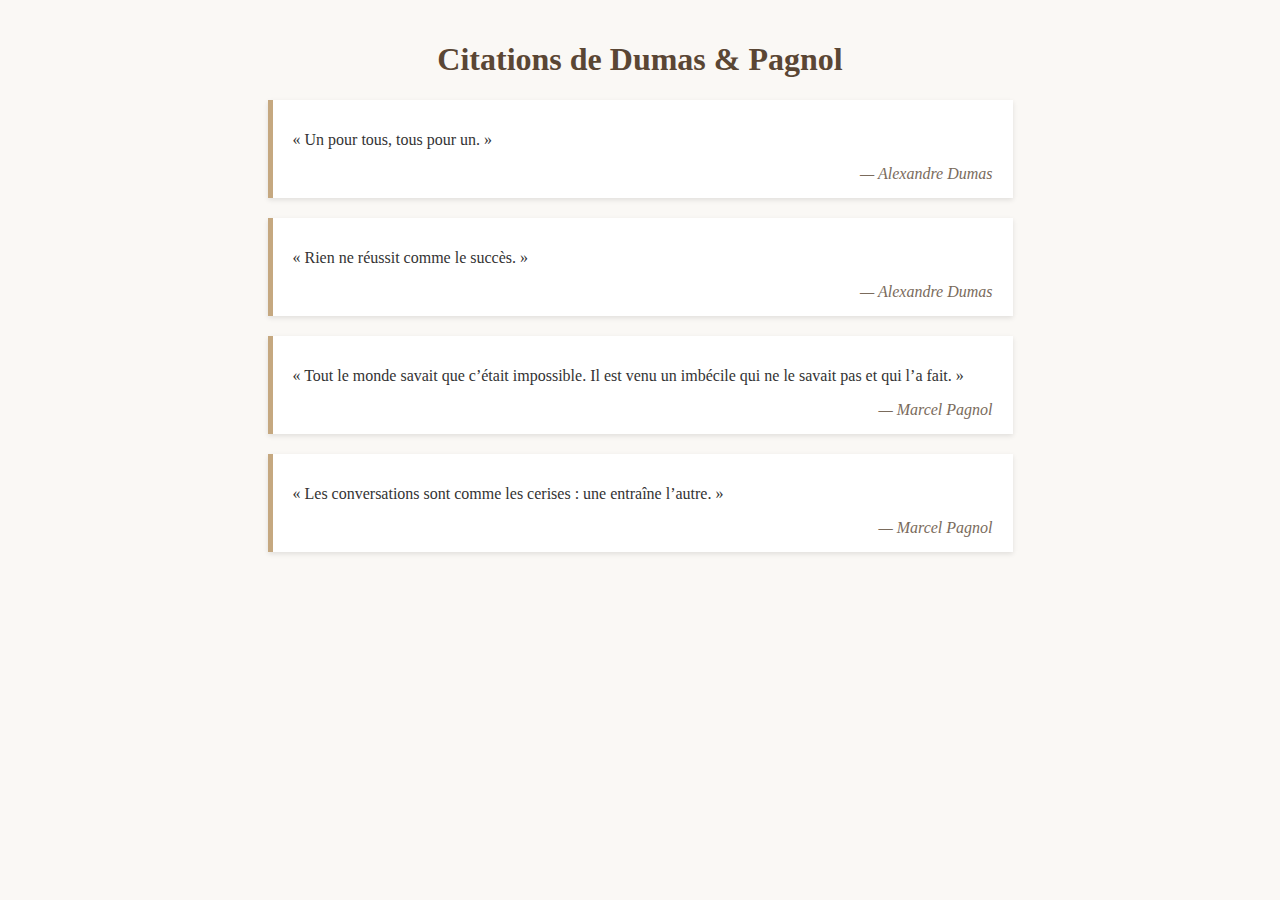
<file: index.html>
<!DOCTYPE html>
<html lang="fr">
<head>
    <meta charset="UTF-8">
    <meta name="viewport" content="width=device-width, initial-scale=1.0">
    <title>Citations – Dumas & Pagnol</title>
    <style>
        body {
            font-family: "Georgia", serif;
            background-color: #faf8f5;
            margin: 0;
            padding: 20px;
            color: #333;
        }
        h1 {
            text-align: center;
            color: #5a4634;
        }
        .citation {
            background-color: #fff;
            border-left: 5px solid #c5a880;
            padding: 15px 20px;
            margin: 20px auto;
            max-width: 700px;
            box-shadow: 0 2px 5px rgba(0,0,0,0.1);
        }
        .auteur {
            text-align: right;
            font-style: italic;
            color: #7a6b5c;
            margin-top: 10px;
        }
    </style>
</head>
<body>

    <h1>Citations de Dumas & Pagnol</h1>

    <div class="citation">
        <p>« Un pour tous, tous pour un. »</p>
        <div class="auteur">— Alexandre Dumas</div>
    </div>

    <div class="citation">
        <p>« Rien ne réussit comme le succès. »</p>
        <div class="auteur">— Alexandre Dumas</div>
    </div>

    <div class="citation">
        <p>« Tout le monde savait que c’était impossible. Il est venu un imbécile qui ne le savait pas et qui l’a fait. »</p>
        <div class="auteur">— Marcel Pagnol</div>
    </div>

    <div class="citation">
        <p>« Les conversations sont comme les cerises : une entraîne l’autre. »</p>
        <div class="auteur">— Marcel Pagnol</div>
    </div>

</body>
</html>
</file>
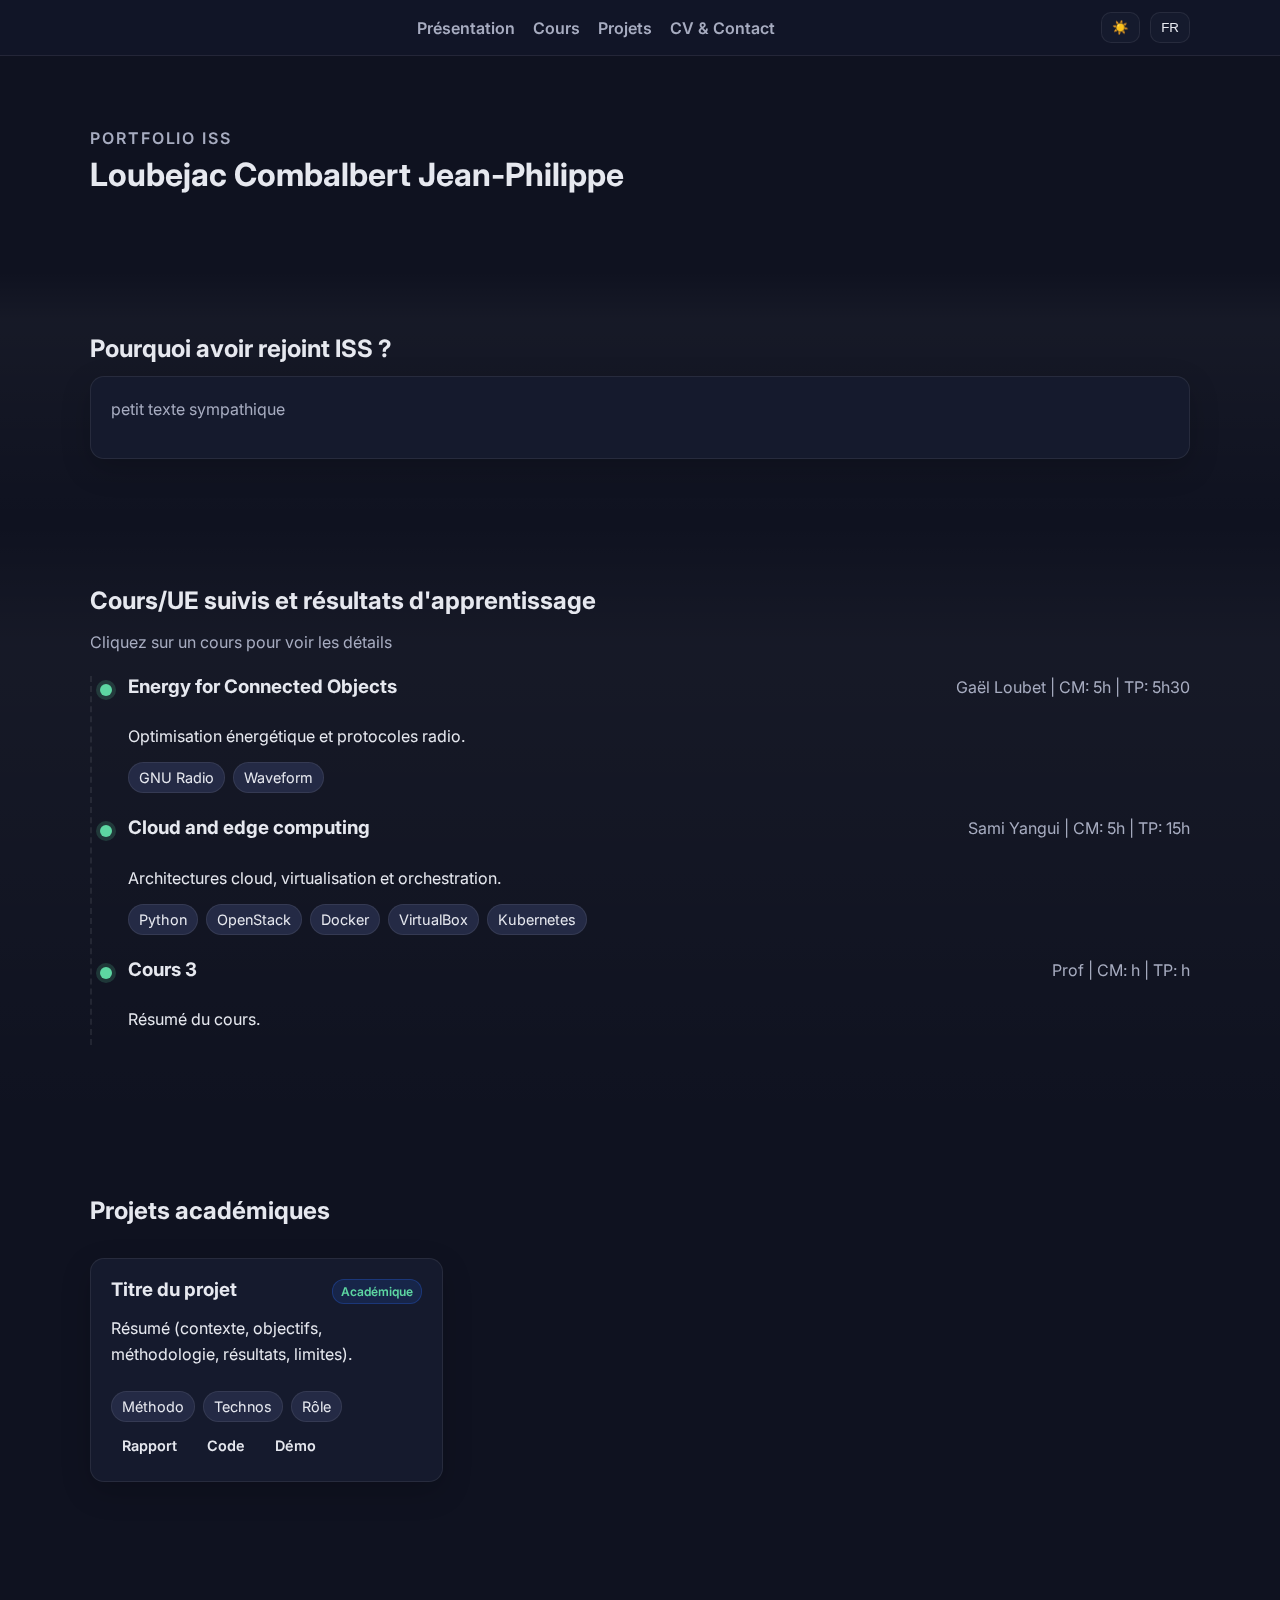
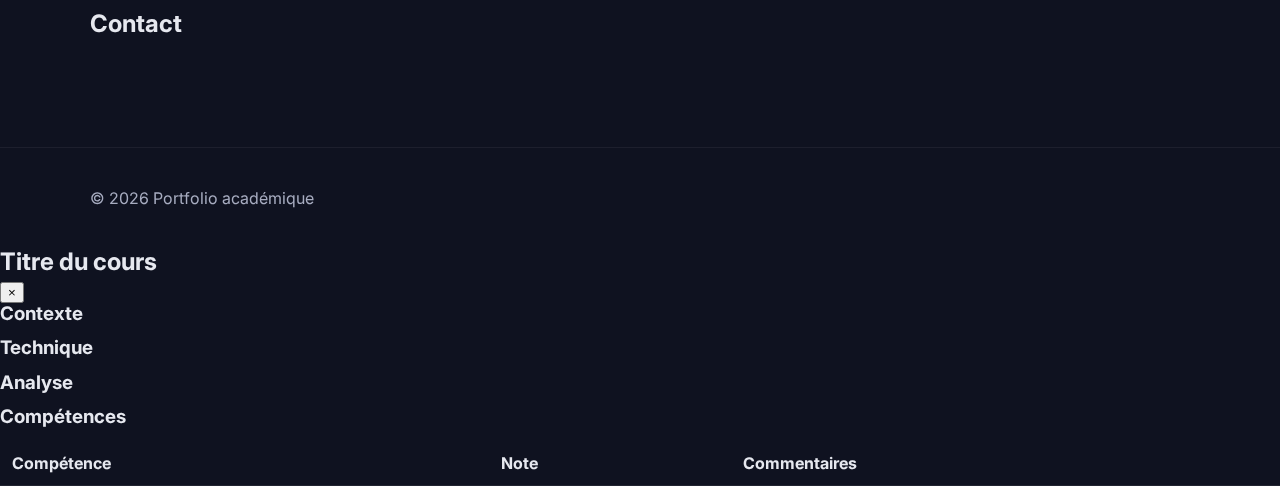
<file: iss/academique.html>
<!DOCTYPE html>
<html lang="fr">
  <head>
    <meta charset="UTF-8" />
    <meta name="viewport" content="width=device-width, initial-scale=1" />
    <meta name="description" content="Portfolio académique – Objectifs, compétences, cours, projets, preuves, réflexions et plan d'action." />
    <title>Portfolio académique</title>
    <link rel="stylesheet" href="../styles.css" />
    <link rel="preconnect" href="https://fonts.gstatic.com" crossorigin>
    <link href="https://fonts.googleapis.com/css2?family=Inter:wght@300;400;600;700&display=swap" rel="stylesheet">
  </head>
  <body>
    <header class="site-header">
      <nav class="nav container" aria-label="Navigation principale">
        <a href="#intro" class="brand" aria-label="Aller au début"></a>
        <ul class="nav-links">
          <li><a href="#intro" data-i18n="nav.presentation">Présentation</a></li>
          <li><a href="#cours" data-i18n="nav.cours">Cours</a></li>
          <li><a href="#projets" data-i18n="nav.projets">Projets</a></li>
          <li><a href="#cv-contact" data-i18n="nav.cvcontact">CV & Contact</a></li>
        </ul>
        <div class="nav-actions">
          <button id="themeToggle" class="icon-btn" aria-label="Basculer le thème" aria-pressed="false" title="Thème clair/sombre">
            <span class="icon">🌓</span>
          </button>
          <button id="langToggle" class="icon-btn" aria-label="Basculer la langue" title="FR/EN">FR</button>
          <button class="icon-btn nav-toggle" aria-label="Ouvrir/fermer le menu">☰</button>
        </div>
      </nav>
    </header>

    <main>
      <section id="intro" class="section hero">
        <div class="container">
          <p class="eyebrow" data-i18n="hero.eyebrow">Portfolio ISS</p>
          <h1>Loubejac Combalbert Jean-Philippe</h1>
        </div>
      </section>

      <section id="objectifs" class="section alt">
        <div class="container">
          <h2 data-i18n="objectifs.title">Pourquoi avoir rejoint ISS ?</h2>
          <div class="card">
            <p class="muted" data-i18n="objectifs.text">petit texte sympathique</p>
          </div>
        </div>
      </section>

      <section id="cours" class="section alt">
        <div class="container">
          <h2 data-i18n="cours.title">Cours/UE suivis et résultats d'apprentissage</h2>
          <p class="muted" data-i18n="cours.hint">Cliquez sur un cours pour voir les détails</p>
          <ol class="timeline" id="courses-timeline" aria-label="Parcours académique détaillé">
            <!-- Les cours seront générés ici par JavaScript -->
          </ol>
        </div>
      </section>

      <section id="projets" class="section">
        <div class="container">
          <div class="section-header">
            <h2 data-i18n="projets.title">Projets académiques</h2>
          </div>
          <div class="grid projects-grid">
            <article class="card project" data-type="academic" data-tags="web,data">
              <div class="project-header">
                <h3 data-i18n="project.card.title">Titre du projet</h3>
                <span class="project-type project-type-academic" data-i18n="project.type.academic">Académique</span>
              </div>
              <p data-i18n="project.summary">Résumé (contexte, objectifs, méthodologie, résultats, limites).</p>
              <ul class="tags"><li data-i18n="project.tags.methodo">Méthodo</li><li data-i18n="project.tags.technos">Technos</li><li data-i18n="project.tags.role">Rôle</li></ul>
              <div class="links">
                <a class="btn sm" href="#" target="_blank" rel="noopener" data-i18n="links.report">Rapport</a>
                <a class="btn sm" href="#" target="_blank" rel="noopener" data-i18n="links.code">Code</a>
                <a class="btn sm" href="#" target="_blank" rel="noopener" data-i18n="links.demo">Démo</a>
              </div>
            </article>
            <!-- Dupliquez la carte pour d'autres projets -->
          </div>
        </div>
      </section>

      <!-- <section id="preuves" class="section alt">
        <div class="container">
          <h2>Preuves et attestations</h2>
          <div class="card">
            <p class="muted">Liez ici des artefacts: attestations, certificats, rapports, captures d'écran, liens vers dépôts, etc. Anonymisez les données sensibles et citez les sources si nécessaire.</p>
            <ul>
              <li><a href="#">Certification / Attestation (PDF)</a></li>
              <li><a href="#">Rapport de projet</a></li>
              <li><a href="#">Dépôt Git</a></li>
            </ul>
          </div>
        </div>
      </section> -->

      <!-- <section id="reflexion" class="section">
        <div class="container">
          <h2>Réflexion critique</h2>
          <div class="card">
            <p>Analysez vos réussites, difficultés, feedbacks reçus et axes d'amélioration. Reliez aux objectifs initiaux.</p>
          </div>
        </div>
      </section> -->

      <!-- <section id="plan" class="section alt">
        <div class="container">
          <h2>Plan d'action / Progression</h2>
          <div class="card">
            <ul>
              <li>Étape 1 – Action – Échéance – Indicateur de réussite</li>
              <li>Étape 2 – Action – Échéance – Indicateur de réussite</li>
            </ul>
          </div>
        </div>
      </section> -->
        <section id="contact" class="section">
          <div class="container">
            <h2 data-i18n="contact.title">Contact</h2>
              <ul class="contact-list"></ul>
          </div>
      </section>
    </main>

    <footer class="site-footer">
      <div class="container">
        <p>© <span id="year"></span> <span data-i18n="footer.text">Portfolio académique</span></p>
      </div>
    </footer>

    <!-- Modale pour les détails des cours -->
    <div id="courseModal" class="modal" aria-hidden="true">
      <div class="modal-content">
          <div class="modal-header">
          <div class="modal-header-text">
            <h2 id="modalCourseTitle" style="margin-bottom: 4px;">Titre du cours</h2>
            <p id="modalCourseMeta" class="muted" style="margin: 0; font-size: 0.95rem;"></p>
          </div>
          <button class="modal-close" aria-label="Fermer" data-i18n-attr="aria-label:modal.close">&times;</button>
        </div>
        <div class="modal-body">
          <div class="modal-body-layout">
            <aside class="modal-sidebar">
              <div class="modal-sidebar-sticky" id="modalSidebarContent">
                <!-- Generated by JS -->
              </div>
            </aside>
            <div class="modal-content-scroll">
              <div id="tab-context" class="detail-section active">
                <h3 data-i18n="modal.tabs.context">Contexte</h3>
                <div id="modalContext"></div>
              </div>
              <div id="tab-technique" class="detail-section">
                <h3 data-i18n="modal.tabs.technique">Technique</h3>
                <div id="modalTechnique"></div>
              </div>
              <div id="tab-analyse" class="detail-section">
                <h3 data-i18n="modal.tabs.analyse">Analyse</h3>
                <div id="modalAnalyse"></div>
              </div>
              <div id="tab-competences" class="detail-section">
                <h3 data-i18n="modal.tabs.competences">Compétences</h3>
                <div class="table-responsive">
                  <table class="skills-table" style="width: 100%; border-collapse: collapse;">
                    <thead>
                      <tr style="border-bottom: 1px solid var(--border); text-align: left;">
                        <th style="padding: 12px;" data-i18n="skills.header.skill">Compétence</th>
                        <th style="padding: 12px;" data-i18n="skills.header.note">Note</th>
                        <th style="padding: 12px;" data-i18n="skills.header.comment">Commentaires</th>
                      </tr>
                    </thead>
                    <tbody id="modalSkillsBody">
                      <!-- Les compétences seront générées ici par JavaScript -->
                    </tbody>
                  </table>
                </div>
              </div>
            </div>
          </div>
        </div>
      </div>
    </div>

    <script src="data.js"></script>
    <script src="../script.js"></script>
    <script>
      document.addEventListener('DOMContentLoaded', () => {
        const data = window.__ACADEMIC_DATA__;
        const timeline = document.getElementById('courses-timeline');
        const modal = document.getElementById('courseModal');
        const closeBtn = document.querySelector('.modal-close');
        const langBtn = document.getElementById('langToggle');

        // Elements de la modale
        const mTitle = document.getElementById('modalCourseTitle');
        const mMeta = document.getElementById('modalCourseMeta');
        const mContext = document.getElementById('modalContext');
        const mTechnique = document.getElementById('modalTechnique');
        const mAnalyse = document.getElementById('modalAnalyse');
        const mSkillsBody = document.getElementById('modalSkillsBody');
        const mSidebarContent = document.getElementById('modalSidebarContent');

        // i18n dictionnaire
        let lang = localStorage.getItem('lang') || 'fr';
        document.documentElement.lang = lang;
        const i18n = {
          fr: {
            'nav.presentation': 'Présentation',
            'nav.cours': 'Cours',
            'nav.projets': 'Projets',
            'nav.cvcontact': 'CV & Contact',
            'hero.eyebrow': 'Portfolio ISS',
            'objectifs.title': 'Pourquoi avoir rejoint ISS ?',
            'objectifs.text': 'petit texte sympathique',
            'cours.title': "Cours/UE suivis et résultats d'apprentissage",
            'cours.hint': 'Cliquez sur un cours pour voir les détails',
            'projets.title': 'Projets académiques',
            'project.card.title': 'Titre du projet',
            'project.type.academic': 'Académique',
            'project.summary': 'Résumé (contexte, objectifs, méthodologie, résultats, limites).',
            'project.tags.methodo': 'Méthodo',
            'project.tags.technos': 'Technos',
            'project.tags.role': 'Rôle',
            'links.report': 'Rapport',
            'links.code': 'Code',
            'links.demo': 'Démo',
            'contact.title': 'Contact',
            'footer.text': 'Portfolio académique',
            'modal.close': 'Fermer',
            'modal.tabs.context': 'Contexte',
            'modal.tabs.technique': 'Technique',
            'modal.tabs.analyse': 'Analyse',
            'modal.tabs.competences': 'Compétences',
            'skills.header.skill': 'Compétence',
            'skills.header.note': 'Note',
            'skills.header.comment': 'Commentaires',
            'skills.none': 'Aucune compétence renseignée.',
            'default.context_empty': 'Contexte non renseigné.',
            'default.technique_empty': 'Détails techniques non renseignés.',
            'default.analyse_empty': 'Analyse non renseignée.'
          },
          en: {
            'nav.presentation': 'Overview',
            'nav.cours': 'Courses',
            'nav.projets': 'Projects',
            'nav.cvcontact': 'CV & Contact',
            'hero.eyebrow': 'ISS Portfolio',
            'objectifs.title': 'Why did I join ISS?',
            'objectifs.text': 'short friendly text',
            'cours.title': 'Courses and learning outcomes',
            'cours.hint': 'Click a course to see details',
            'projets.title': 'Academic projects',
            'project.card.title': 'Project title',
            'project.type.academic': 'Academic',
            'project.summary': 'Summary (context, goals, method, results, limits).',
            'project.tags.methodo': 'Method',
            'project.tags.technos': 'Tech',
            'project.tags.role': 'Role',
            'links.report': 'Report',
            'links.code': 'Code',
            'links.demo': 'Demo',
            'contact.title': 'Contact',
            'footer.text': 'Academic portfolio',
            'modal.close': 'Close',
            'modal.tabs.context': 'Context',
            'modal.tabs.technique': 'Technical',
            'modal.tabs.analyse': 'Analysis',
            'modal.tabs.competences': 'Skills',
            'skills.header.skill': 'Skill',
            'skills.header.note': 'Grade',
            'skills.header.comment': 'Comments',
            'skills.none': 'No skills provided.',
            'default.context_empty': 'Context not provided.',
            'default.technique_empty': 'Technical details not provided.',
            'default.analyse_empty': 'Analysis not provided.'
          }
        };

        const t = (key) => i18n[lang][key] || i18n['fr'][key] || key;
        const trField = (val) => {
          if (val && typeof val === 'object' && !Array.isArray(val)) {
            return val[lang] || val['fr'] || Object.values(val)[0];
          }
          return val;
        };

        function applyStaticTranslations() {
          document.querySelectorAll('[data-i18n]').forEach(el => {
            const key = el.getAttribute('data-i18n');
            el.textContent = t(key);
          });
          document.querySelectorAll('[data-i18n-attr]').forEach(el => {
            const spec = el.getAttribute('data-i18n-attr'); // e.g., "aria-label:modal.close"
            const [attr, key] = spec.split(':');
            el.setAttribute(attr, t(key));
          });
          // Update timeline aria-label
          if (timeline) timeline.setAttribute('aria-label', lang === 'fr' ? 'Parcours académique détaillé' : 'Academic journey details');
          // Update button label
          if (langBtn) langBtn.textContent = lang.toUpperCase();
          document.documentElement.lang = lang;
        }

        function renderTimeline() {
          if (!data || !data.courses || !timeline) return;
          timeline.innerHTML = '';
          data.courses.forEach(course => {
            const li = document.createElement('li');
            li.className = 'timeline-item course-item';
            li.dataset.courseId = course.id;

            const tagsHtml = (course.tags || []).map(tag => `<li>${trField(tag)}</li>`).join('');

            li.innerHTML = `
              <div class="tl-header">
                <h3>${trField(course.title)}</h3>
                <span class="muted">${trField(course.meta)}</span>
              </div>
              <p>${trField(course.description)}</p>
              <ul class="tags">${tagsHtml}</ul>
            `;

            li.addEventListener('click', () => openModal(course));
            timeline.appendChild(li);
          });
        }

        function renderSidebar(activeCourseId) {
          mSidebarContent.innerHTML = '';
          if (data && data.courses) {
            data.courses.forEach(course => {
              const courseItem = document.createElement('div');
              courseItem.className = 'nav-course-item';

              const courseBtn = document.createElement('button');
              courseBtn.className = 'nav-course-btn';
              if (course.id === activeCourseId) courseBtn.classList.add('active');
              courseBtn.textContent = trField(course.title);
              courseBtn.onclick = () => openModal(course);

              courseItem.appendChild(courseBtn);

              if (course.id === activeCourseId) {
                const sectionsContainer = document.createElement('div');
                sectionsContainer.className = 'nav-course-sections';

                const sections = [
                  { id: 'context', label: t('modal.tabs.context') },
                  { id: 'technique', label: t('modal.tabs.technique') },
                  { id: 'analyse', label: t('modal.tabs.analyse') },
                  { id: 'competences', label: t('modal.tabs.competences') }
                ];

                sections.forEach(sec => {
                  const secBtn = document.createElement('button');
                  secBtn.className = 'nav-section-btn';
                  secBtn.textContent = sec.label;
                  secBtn.onclick = (e) => {
                    e.stopPropagation();
                    scrollToSection(sec.id);
                  };
                  sectionsContainer.appendChild(secBtn);
                });

                courseItem.appendChild(sectionsContainer);
              }

              mSidebarContent.appendChild(courseItem);
            });
          }
        }

        // Gestion de la navigation (Scroll)
        function scrollToSection(targetId) {
          const section = document.getElementById(`tab-${targetId}`);
          if (section) {
            section.scrollIntoView({ behavior: 'smooth' });
          }
        }

        function openModal(course) {
          // Remplir la modale avec les données de l'objet course
          mTitle.textContent = trField(course.title);
          mMeta.textContent = trField(course.meta);
          mContext.innerHTML = trField(course.details?.context) || t('default.context_empty');
          mTechnique.innerHTML = trField(course.details?.technique) || t('default.technique_empty');
          mAnalyse.innerHTML = trField(course.details?.analyse) || t('default.analyse_empty');

          // Remplir le tableau des compétences
          mSkillsBody.innerHTML = '';
          if (course.details?.competences && Array.isArray(course.details.competences)) {
            course.details.competences.forEach(skill => {
              const tr = document.createElement('tr');
              tr.style.borderBottom = '1px solid var(--border)';
              tr.innerHTML = `
                <td style="padding: 12px; font-weight: 600;">${trField(skill.name)}</td>
                <td style="padding: 12px; color: var(--accent);">${trField(skill.grade)}</td>
                <td style="padding: 12px; color: var(--muted);">${trField(skill.comment)}</td>
              `;
              mSkillsBody.appendChild(tr);
            });
          } else {
             mSkillsBody.innerHTML = `<tr><td colspan="3" style="padding: 12px; text-align: center; color: var(--muted);">${t('skills.none')}</td></tr>`;
          }

          // Afficher
          modal.classList.add('show');
          document.body.style.overflow = 'hidden';

          // Render Sidebar
          renderSidebar(course.id);

          // Reset scroll
          const layoutScroll = document.querySelector('.modal-body-layout');
          if (layoutScroll) layoutScroll.scrollTop = 0;
        }

        function closeModal() {
          modal.classList.remove('show');
          document.body.style.overflow = '';
        }

        if (closeBtn) closeBtn.addEventListener('click', closeModal);

        // Fermer avec Echap
        document.addEventListener('keydown', (e) => {
          if (e.key === 'Escape' && modal.classList.contains('show')) closeModal();
        });

        // Toggle langue
        if (langBtn) {
          langBtn.addEventListener('click', () => {
            lang = lang === 'fr' ? 'en' : 'fr';
            localStorage.setItem('lang', lang);
            applyStaticTranslations();
            renderTimeline();
          });
        }

        // Initial render
        applyStaticTranslations();
        renderTimeline();
      });
    </script>
  </body>
</html>
</file>
<file: styles.css>
/* Base styles */
:root {
  --bg: #0f1220;
  --panel: #151a2d;
  --text: #e6e8ef;
  --muted: #a7acc0;
  --accent: #5dd6a2;
  --accent-2: #7aa2f7;
  --chip: #242a45;
  --border: rgba(255,255,255,0.08);
  --ring: 0 0 0 3px rgba(93,214,162,0.35);
}

/* Light theme */
:root[data-theme="light"] {
  --bg: #f8fafc;
  --panel: #ffffff;
  --text: #0b1324;
  --muted: #475569;
  --accent: #2563eb;
  --accent-2: #9333ea;
  --chip: #eef2ff;
  --border: rgba(0,0,0,0.08);
  --ring: 0 0 0 3px rgba(37,99,235,0.25);
}

* { box-sizing: border-box; }
html, body { height: 100%; }
body {
  margin: 0;
  font-family: Inter, system-ui, -apple-system, Segoe UI, Roboto, Arial, "Apple Color Emoji", "Segoe UI Emoji";
  background: var(--bg);
  color: var(--text);
  -webkit-font-smoothing: antialiased;
  -moz-osx-font-smoothing: grayscale;
  transition: background-color .25s ease, color .25s ease;
}

.container {
  width: min(1100px, 92%);
  margin: 0 auto;
}

.section {
  padding: 64px 0;
}
.section.alt {
  background: linear-gradient(180deg, transparent, rgba(255,255,255,0.03) 20%, transparent 100%);
}

h1, h2, h3 { line-height: 1.2; margin: 0 0 12px; }
.eyebrow { text-transform: uppercase; letter-spacing: .12em; color: var(--muted); font-weight: 600; margin: 0 0 8px; }
.lead { color: var(--muted); margin: 8px 0 16px; }
.muted { color: var(--muted); }

.btn-row { display: flex; gap: 12px; flex-wrap: wrap; }
.btn {
  display: inline-flex; align-items: center; justify-content: center;
  border: 1px solid transparent; background: transparent; color: var(--text);
  padding: 10px 14px; border-radius: 10px; text-decoration: none; font-weight: 600;
  transition: transform .12s ease, background .2s ease, border-color .2s ease;
}
.btn:hover { transform: translateY(-1px); }
.btn:focus-visible { outline: none; box-shadow: var(--ring); }
.btn.primary { background: var(--accent); color: #081315; }
.btn.sm { padding: 6px 10px; font-size: .9rem; }

/* Header */
.site-header {
  position: sticky; top: 0; z-index: 40;
  background: rgba(20,24,41,0.6);
  backdrop-filter: saturate(140%) blur(10px);
  border-bottom: 1px solid var(--border);
  transition: background-color .25s ease, border-color .25s ease;
}
[data-theme="light"] .site-header { background: rgba(255,255,255,0.7); }
.nav { display: flex; align-items: center; justify-content: space-between; gap: 16px; padding: 12px 0; }
.brand { font-weight: 700; text-decoration: none; color: var(--text); font-size: 1.1rem; }
.nav-links { list-style: none; display: flex; gap: 18px; padding: 0; margin: 0; }
.nav-links a { color: var(--muted); text-decoration: none; font-weight: 600; transition: color .2s ease; }
.nav-links a:hover { color: var(--text); }

.nav-actions { display: flex; align-items: center; gap: 10px; }

.icon-btn { border: 1px solid var(--border); background: var(--panel); color: var(--text); border-radius: 10px; padding: 8px 10px; cursor: pointer; line-height: 1; transition: background-color .2s ease, border-color .2s ease, color .2s ease, transform .12s ease; }
.icon-btn:hover { border-color: color-mix(in oklab, var(--border), transparent 40%); transform: translateY(-1px); }
.icon-btn:focus-visible { outline: none; box-shadow: var(--ring); }
.nav-toggle { display: none; }

@media (max-width: 760px) {
  .nav-toggle { display: inline-block; }
  .nav-links { display: none; position: absolute; right: 4%; top: 60px; flex-direction: column; background: var(--panel); padding: 12px; border-radius: 12px; border: 1px solid var(--border); }
  .nav-links.open { display: flex; }
}

/* Hero */
.hero { padding-top: 72px; }
.hero-grid { display: grid; grid-template-columns: 1.2fr .8fr; gap: 32px; align-items: center; --avatar-x: 26%; --avatar-y: 2%; --avatar-scale: 1.5; }
.hero-text h1 { font-size: clamp(32px, 5vw, 48px); }
.hero-media { display: flex; justify-content: center; }
.avatar-wrap { width: 250px; height: 250px; border-radius: 50%; overflow: hidden; position: relative; box-shadow: 0 10px 40px rgba(0,0,0,.3); }
.avatar { width: 100%; height: 100%; background: linear-gradient(135deg, var(--accent), var(--accent-2)); object-fit: cover; object-position: var(--avatar-x, 50%) var(--avatar-y, 50%); transform: scale(var(--avatar-scale, 1)); transform-origin: var(--avatar-x, 50%) var(--avatar-y, 50%); display: block; transition: transform .15s ease, object-position .15s ease; }
.avatar-overlay { position: absolute; inset: 0; border-radius: 50%; border: 1px dashed rgba(255,255,255,.25); pointer-events: none; opacity: 0; transition: opacity .15s ease; }
.avatar-controls { margin-top: 10px; display: flex; gap: 8px; justify-content: center; }
.avatar-editing .avatar-overlay { opacity: 1; }

@media (max-width: 900px) {
  .hero-grid { grid-template-columns: 1fr; }
}

/* Availability section */
.availability-grid {
  display: grid;
  grid-template-columns: repeat(auto-fit, minmax(300px, 1fr));
  gap: 24px;
  margin-top: 24px;
}

.availability-card {
  background: var(--panel);
  border: 1px solid var(--border);
  border-radius: 12px;
  padding: 24px;
  transition: transform 0.2s ease, border-color 0.2s ease;
}

.availability-card:hover {
  transform: translateY(-2px);
  border-color: var(--accent);
}

.availability-card h3 {
  color: var(--accent);
  margin-bottom: 8px;
  font-size: 1.2rem;
}

.availability-period {
  color: var(--accent-2);
  font-weight: 600;
  margin-bottom: 12px;
  font-size: 0.95rem;
}

.availability-card p:last-child {
  margin-bottom: 0;
  color: var(--muted);
}

@media (max-width: 600px) {
  .availability-grid {
    grid-template-columns: 1fr;
  }
  
  .availability-card {
    padding: 20px;
  }
}

/* Timeline */
.timeline { list-style: none; margin: 24px 0 0; padding: 0; border-left: 2px dashed var(--border); }
.timeline-item { position: relative; margin: 0 0 24px 18px; padding-left: 18px; }
.timeline-item::before { content: ""; position: absolute; left: -10px; top: .5rem; width: 12px; height: 12px; border-radius: 50%; background: var(--accent); box-shadow: 0 0 0 4px rgba(93,214,162,0.18); }
.tl-header { display: flex; flex-wrap: wrap; align-items: baseline; gap: 12px; justify-content: space-between; }
.tags { list-style: none; display: flex; gap: 8px; padding: 0; margin: 8px 0 0; flex-wrap: wrap; }
.tags li { background: var(--chip); color: var(--text); padding: 6px 10px; border-radius: 999px; font-size: .9rem; border: 1px solid var(--border); }

/* Projects */
.section-header { display: flex; align-items: center; justify-content: space-between; gap: 16px; flex-wrap: wrap; }
.filters { display: flex; gap: 8px; }
.filter-btn { background: var(--panel); color: var(--muted); border: 1px solid var(--border); border-radius: 999px; padding: 8px 12px; cursor: pointer; transition: background-color .2s ease, border-color .2s ease, color .2s ease; }
.filter-btn.active, .filter-btn:hover { color: var(--text); border-color: color-mix(in oklab, var(--border), transparent 40%); }

.grid { display: grid; gap: 20px; }
.projects-grid { grid-template-columns: repeat(12, 1fr); margin-top: 20px; }
.project { grid-column: span 4; }
@media (max-width: 1000px) { .project { grid-column: span 6; } }
@media (max-width: 640px) { .project { grid-column: span 12; } }

.card { 
  background: var(--panel); 
  border: 1px solid var(--border); 
  border-radius: 14px; 
  padding: 20px; 
  box-shadow: 0 10px 30px rgba(0,0,0,0.18); 
  transition: background-color .25s ease, border-color .25s ease, color .25s ease;
  display: flex;
  flex-direction: column;
  height: fit-content;
}

.card h3 { margin-bottom: 12px; }
.card p { 
  line-height: 1.6; 
  margin: 0 0 16px; 
  flex-grow: 1;
}

.project-header { 
  display: flex; 
  justify-content: space-between; 
  align-items: flex-start; 
  gap: 12px; 
  margin-bottom: 12px; 
}
.project-header h3 { margin-bottom: 0; }

.project-type { 
  font-size: 0.75rem; 
  font-weight: 600; 
  padding: 4px 8px; 
  border-radius: 12px; 
  white-space: nowrap; 
  flex-shrink: 0;
}
.project-type-academic { 
  background: rgba(37, 99, 235, 0.15); 
  color: var(--accent); 
  border: 1px solid rgba(37, 99, 235, 0.3); 
}
.project-type-personal { 
  background: rgba(139, 69, 19, 0.15); 
  color: #d2691e; 
  border: 1px solid rgba(139, 69, 19, 0.3); 
}
[data-theme="light"] .project-type-personal { 
  background: rgba(139, 69, 19, 0.1); 
  color: #8b4513; 
}
.card .links { display: flex; gap: 8px; margin-top: 8px; }

/* Skills */
.skills-grid { display: grid; grid-template-columns: repeat(2, 1fr); gap: 16px; }
@media (max-width: 760px) { .skills-grid { grid-template-columns: 1fr; } }
.chips { list-style: none; display: flex; gap: 8px; padding: 0; margin: 8px 0 0; flex-wrap: wrap; }
.chips li { background: var(--chip); border: 1px solid var(--border); color: var(--text); padding: 6px 10px; border-radius: 999px; font-weight: 600; }

/* Contact */
.contact-list { list-style: none; padding: 0; margin: 8px 0 0; }
.contact-list { display: flex; gap: 10px; align-items: center; }
.icon-link { display: inline-flex; align-items: center; justify-content: center; width: 40px; height: 40px; border-radius: 10px; color: var(--accent); background: var(--panel); border: 1px solid var(--border); transition: transform .12s ease, background .2s ease, border-color .2s ease, box-shadow .2s ease; }
.icon-link:hover { transform: translateY(-1px); border-color: color-mix(in oklab, var(--border), transparent 40%); }
.icon-link:focus-visible { outline: none; box-shadow: var(--ring); }
.icon-link svg { width: 20px; height: 20px; display: block; }
.sr-only { position: absolute; width: 1px; height: 1px; padding: 0; margin: -1px; overflow: hidden; clip: rect(0, 0, 0, 0); white-space: nowrap; border: 0; }

/* Footer */
.site-footer { border-top: 1px solid rgba(255,255,255,0.06); padding: 24px 0; margin-top: 32px; color: var(--muted); }
</file>
